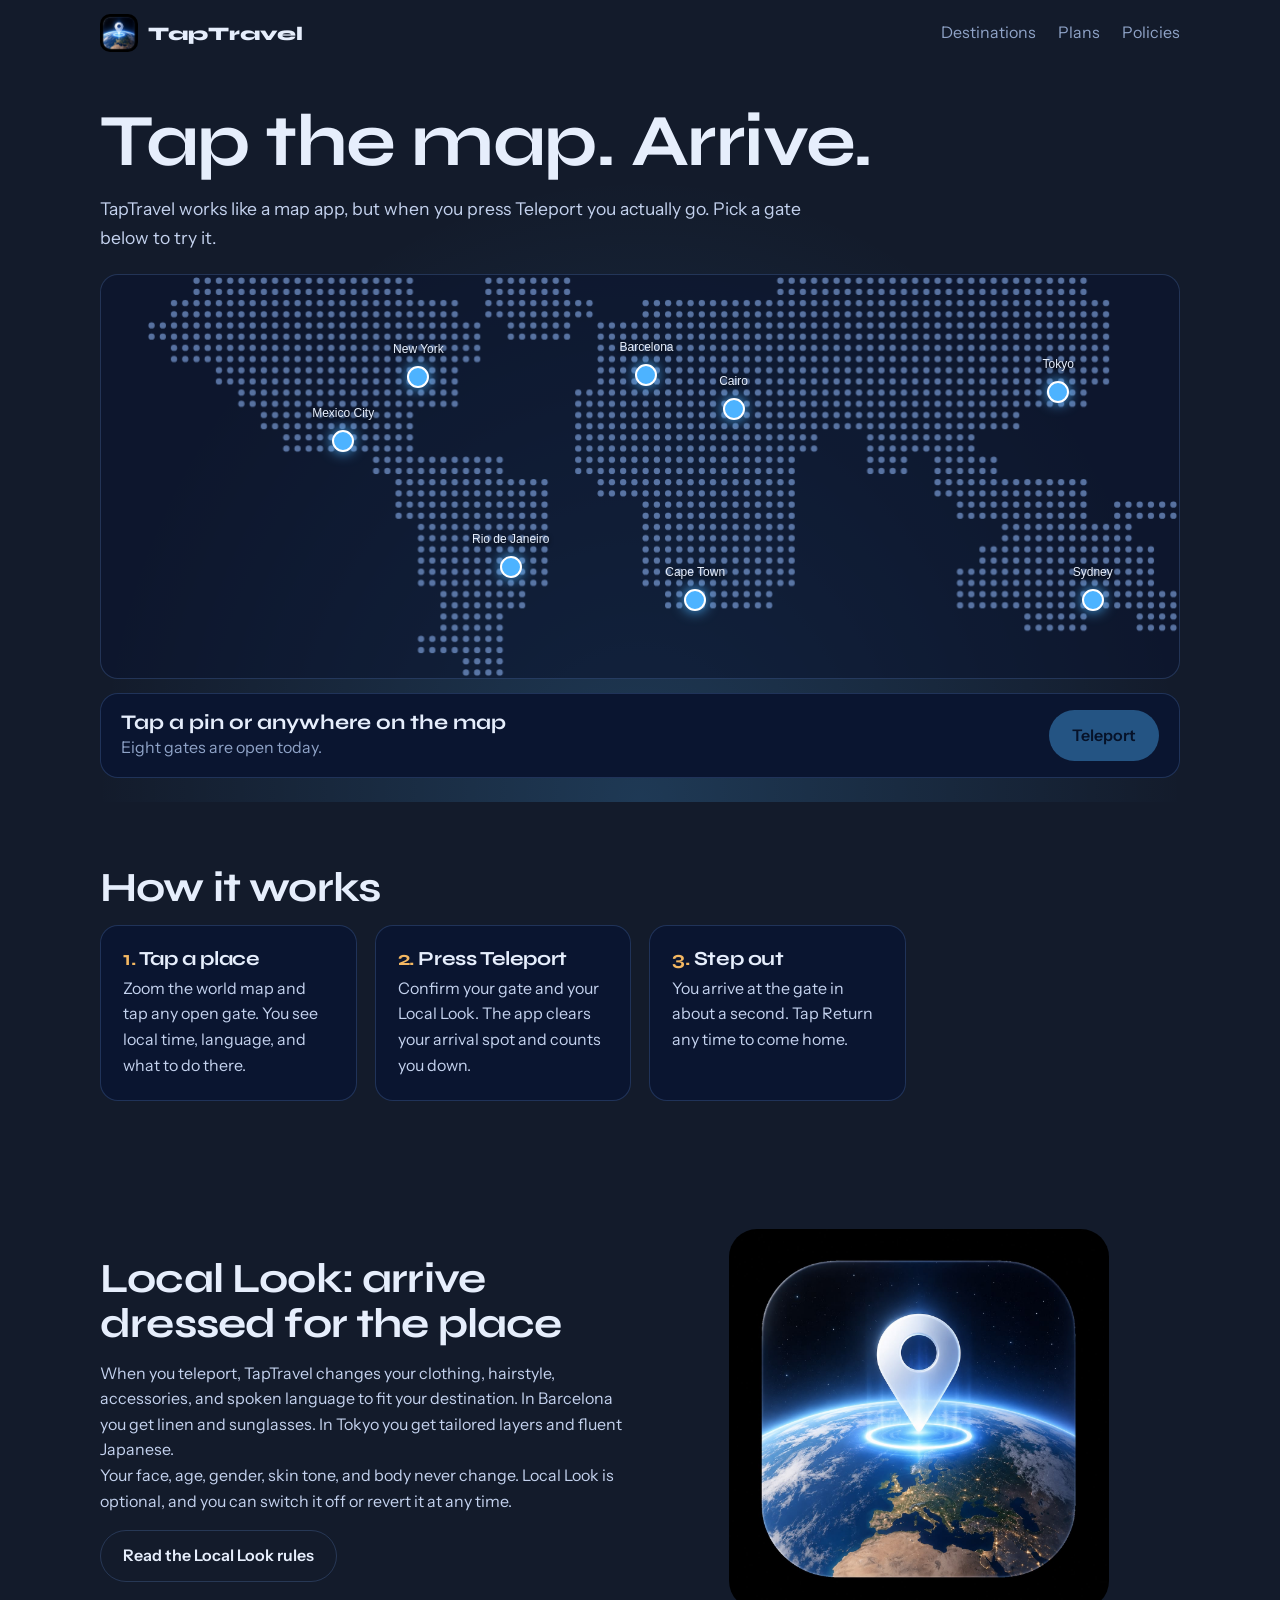
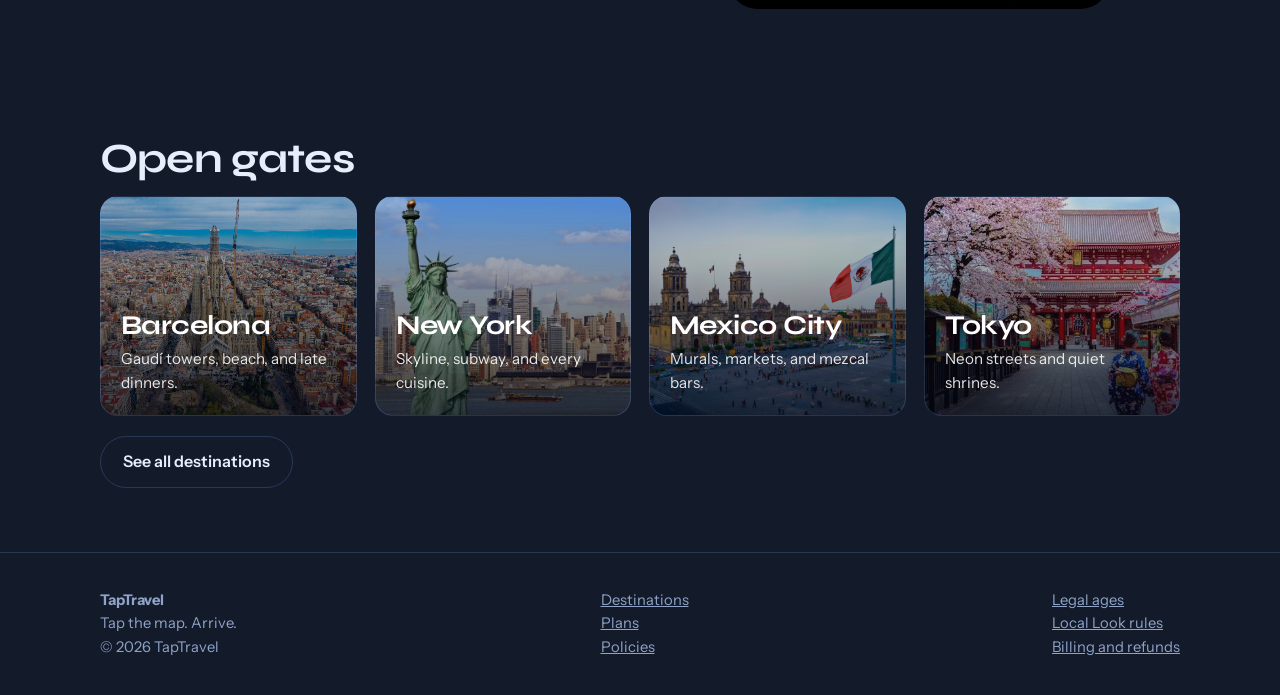
<file: index.html>
<!doctype html><html lang="en"><head><meta charset="utf-8"><meta name="viewport" content="width=device-width,initial-scale=1"><title>TapTravel | Tap the map. Arrive.</title><meta name="description" content="TapTravel teleports you anywhere on Earth. Tap the map, press teleport, step out."><link rel="icon" href="logo.jpeg"><link rel="preconnect" href="https://fonts.googleapis.com"><link rel="preconnect" href="https://fonts.gstatic.com" crossorigin><link href="https://fonts.googleapis.com/css2?family=Instrument+Sans:wght@400;600&family=Syne:wght@700;800&display=swap" rel="stylesheet"><link rel="stylesheet" href="style.css"></head><body>
<main>
<section class="hero"><div class="wrap">
<h1>Tap the map. Arrive.</h1>
<p class="lead">TapTravel works like a map app, but when you press Teleport you actually go. Pick a gate below to try it.</p>
<div class="map" id="map" role="group" aria-label="World map. Tap a pin to choose a destination."><canvas aria-hidden="true"></canvas></div>
<div class="panel"><div><strong id="pname">Tap a pin or anywhere on the map</strong><span id="pinfo">Eight gates are open today.</span></div><button class="btn" id="go" disabled>Teleport</button></div>
</div></section>
<section><div class="wrap"><h2>How it works</h2><div class="grid steps">
<div class="card"><h3>Tap a place</h3><p>Zoom the world map and tap any open gate. You see local time, language, and what to do there.</p></div>
<div class="card"><h3>Press Teleport</h3><p>Confirm your gate and your Local Look. The app clears your arrival spot and counts you down.</p></div>
<div class="card"><h3>Step out</h3><p>You arrive at the gate in about a second. Tap Return any time to come home.</p></div></div></div></section>
<section><div class="wrap split"><div><h2>Local Look: arrive dressed for the place</h2>
<p>When you teleport, TapTravel changes your clothing, hairstyle, accessories, and spoken language to fit your destination. In Barcelona you get linen and sunglasses. In Tokyo you get tailored layers and fluent Japanese.</p>
<p>Your face, age, gender, skin tone, and body never change. Local Look is optional, and you can switch it off or revert it at any time.</p>
<p style="margin-top:16px"><a class="btn ghost" href="policies.html#look">Read the Local Look rules</a></p></div>
<img src="logo.jpeg" alt="TapTravel logo: a glowing map pin above Earth"></div></section>
<section><div class="wrap"><h2>Open gates</h2><div class="grid" id="featured"></div><p style="margin-top:20px"><a class="btn ghost" href="destinations.html">See all destinations</a></p></div></section>
<section data-bf><div class="wrap"><div class="bfbox"><h2>Black Friday: 40% off annual plans</h2><p>Premium, Family, and Explorer are discounted for your first year. Use code TAPFRIDAY.</p><div class="count" aria-label="Time left"></div><a class="btn city" href="plans.html#black-friday">See Black Friday offers</a></div></div></section>
</main>
<div class="warp" id="warp" aria-live="polite"><i></i><p id="wtxt"></p></div>
<script src="data.js"></script><script src="main.js"></script></body></html>
</file>
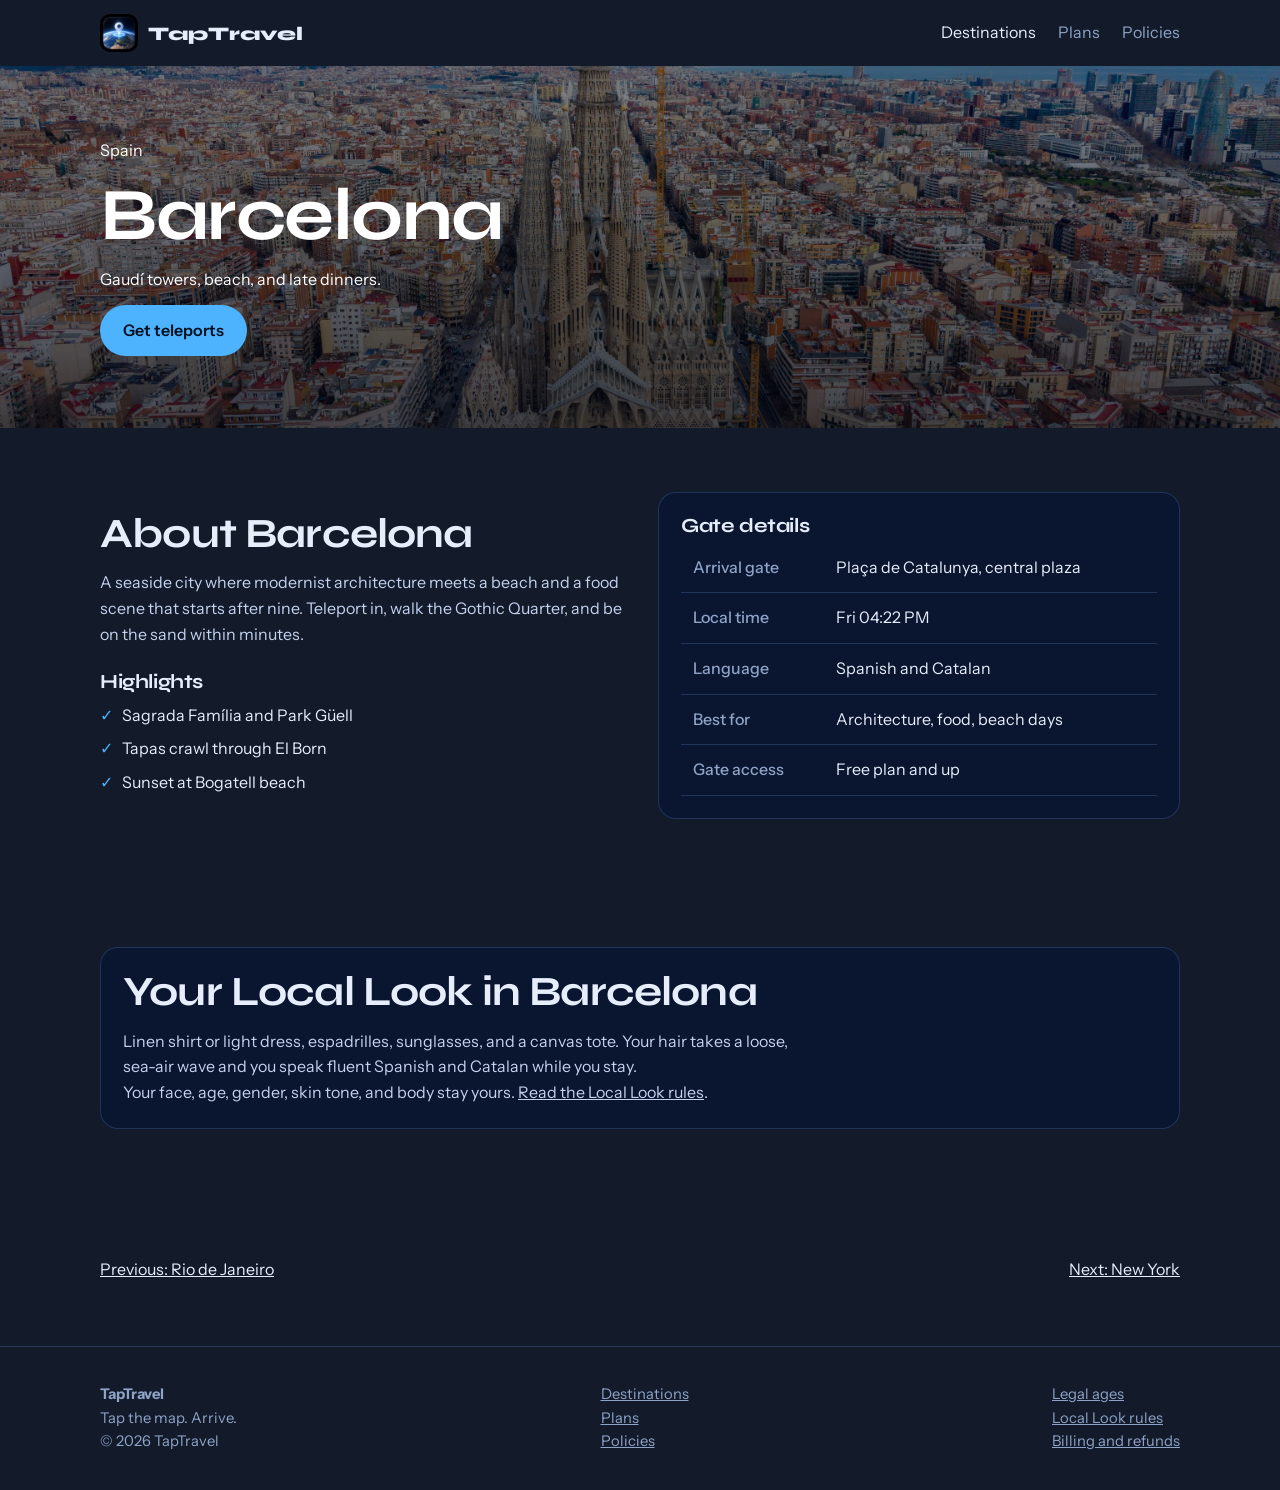
<file: destination.html>
<!doctype html><html lang="en"><head><meta charset="utf-8"><meta name="viewport" content="width=device-width,initial-scale=1"><title>Destination | TapTravel</title><meta name="description" content="Destination details for TapTravel."><link rel="icon" href="logo.jpeg"><link rel="preconnect" href="https://fonts.googleapis.com"><link rel="preconnect" href="https://fonts.gstatic.com" crossorigin><link href="https://fonts.googleapis.com/css2?family=Instrument+Sans:wght@400;600&family=Syne:wght@700;800&display=swap" rel="stylesheet"><link rel="stylesheet" href="style.css"></head><body>
<main id="dest"></main>
<script src="data.js"></script><script src="main.js"></script></body></html>
</file>
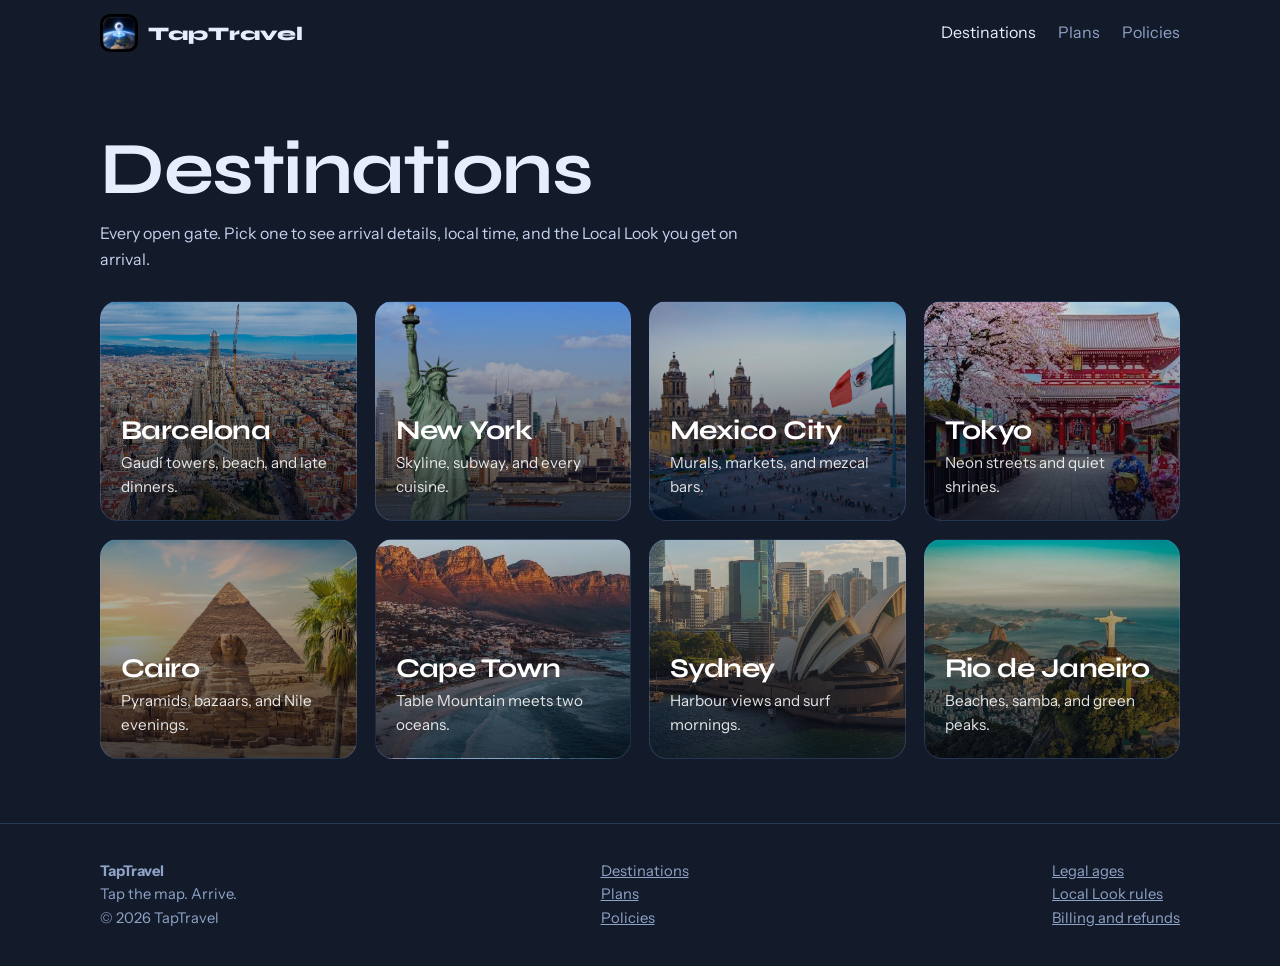
<file: destinations.html>
<!doctype html><html lang="en"><head><meta charset="utf-8"><meta name="viewport" content="width=device-width,initial-scale=1"><title>Destinations | TapTravel</title><meta name="description" content="Every TapTravel gate, with arrival details and Local Look."><link rel="icon" href="logo.jpeg"><link rel="preconnect" href="https://fonts.googleapis.com"><link rel="preconnect" href="https://fonts.gstatic.com" crossorigin><link href="https://fonts.googleapis.com/css2?family=Instrument+Sans:wght@400;600&family=Syne:wght@700;800&display=swap" rel="stylesheet"><link rel="stylesheet" href="style.css"></head><body>
<main><section><div class="wrap"><h1>Destinations</h1><p style="margin:12px 0 28px">Every open gate. Pick one to see arrival details, local time, and the Local Look you get on arrival.</p><div class="grid" id="grid"></div></div></section></main>
<script src="data.js"></script><script src="main.js"></script></body></html>
</file>
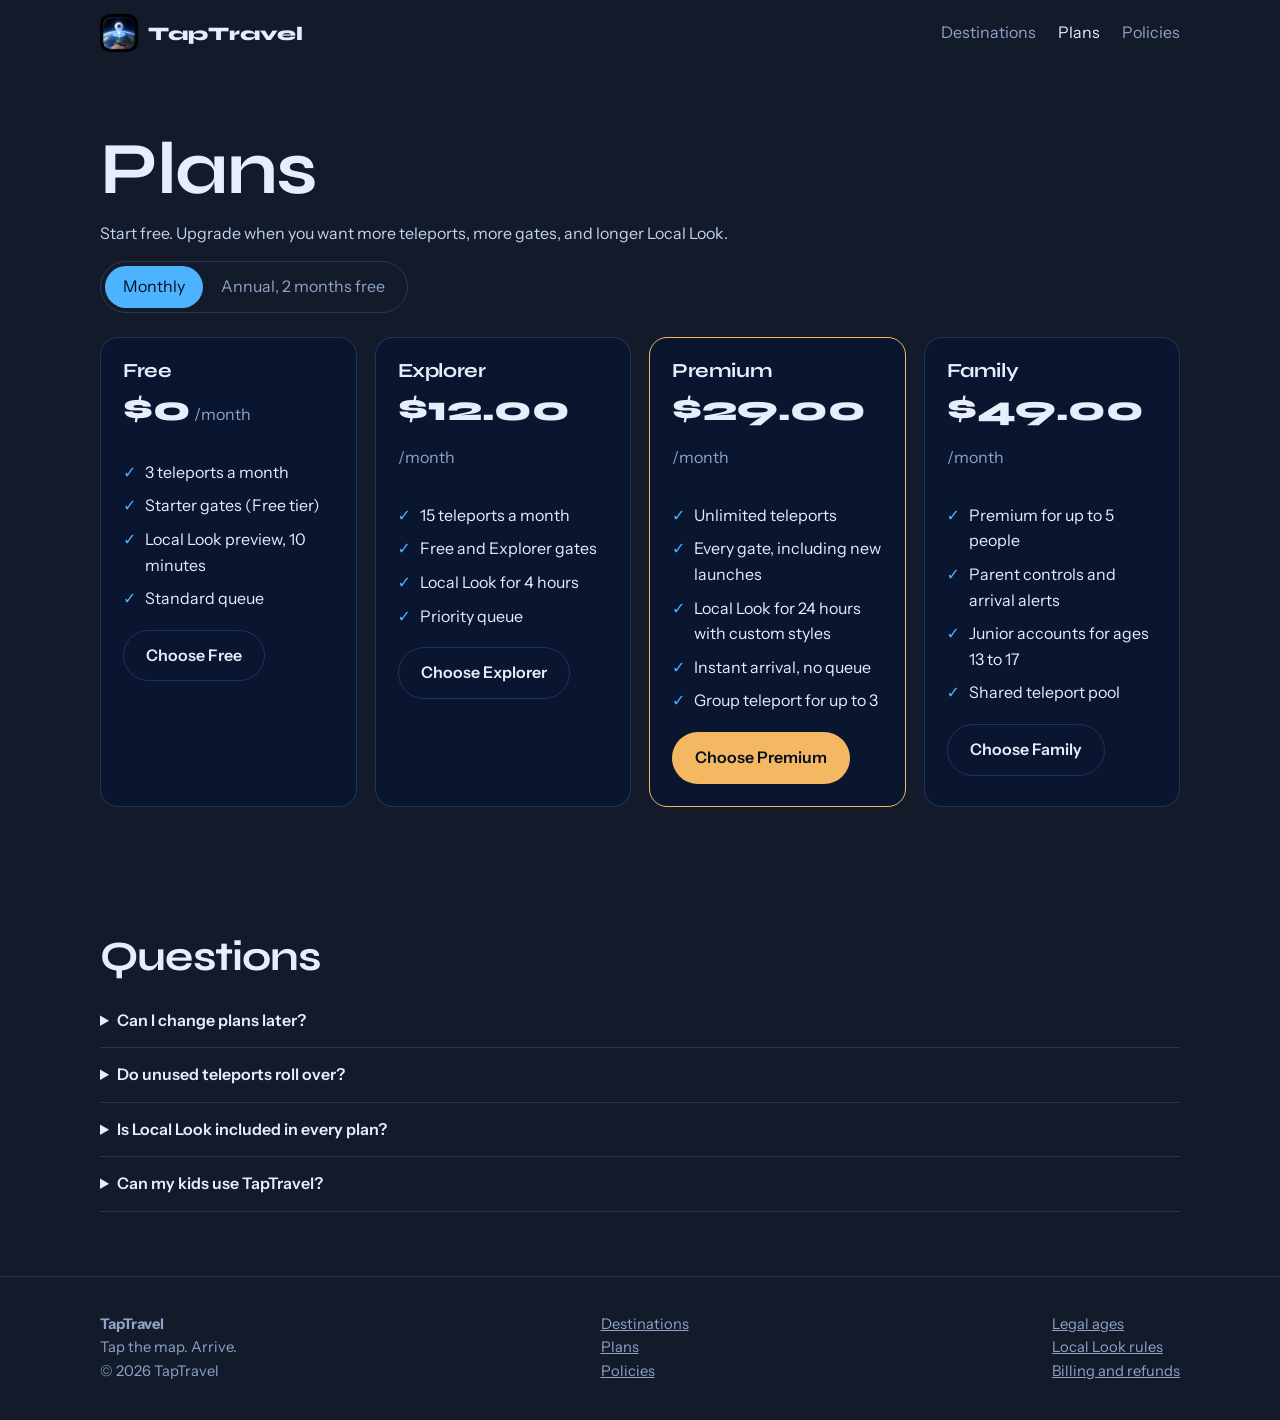
<file: plans.html>
<!doctype html><html lang="en"><head><meta charset="utf-8"><meta name="viewport" content="width=device-width,initial-scale=1"><title>Plans | TapTravel</title><meta name="description" content="TapTravel Free, Explorer, Premium, and Family plans, plus Black Friday offers."><link rel="icon" href="logo.jpeg"><link rel="preconnect" href="https://fonts.googleapis.com"><link rel="preconnect" href="https://fonts.gstatic.com" crossorigin><link href="https://fonts.googleapis.com/css2?family=Instrument+Sans:wght@400;600&family=Syne:wght@700;800&display=swap" rel="stylesheet"><link rel="stylesheet" href="style.css"></head><body>
<main>
<section><div class="wrap"><h1>Plans</h1><p style="margin-top:12px">Start free. Upgrade when you want more teleports, more gates, and longer Local Look.</p>
<div class="toggle" role="group" aria-label="Billing period"><button data-y="0" aria-pressed="true">Monthly</button><button data-y="1" aria-pressed="false">Annual, 2 months free</button></div>
<div class="grid" id="plans"></div></div></section>
<section id="black-friday" data-bf><div class="wrap"><div class="bfbox"><h2>Black Friday offers</h2><p>Ends Monday, Nov 30 at 11:59 pm. Annual plans only. Use code TAPFRIDAY at checkout.</p><div class="count" aria-label="Time left"></div>
<div class="grid" style="margin-top:20px">
<div class="card"><h3>40% off annual plans</h3><p>Explorer, Premium, and Family, for your first year.</p></div>
<div class="card"><h3>5 bonus teleports</h3><p>Free accounts get 5 extra teleports during Black Friday week.</p></div>
<div class="card"><h3>Gift a teleport pass</h3><p>Gift cards carry 20% extra value until Nov 30.</p></div>
<div class="card"><h3>Bring a friend</h3><p>You both get 3 bonus teleports when they join and teleport once.</p></div></div></div></div></section>
<section><div class="wrap"><h2>Questions</h2>
<details><summary>Can I change plans later?</summary><p>Yes. Upgrades apply right away. Downgrades apply at the end of your billing period.</p></details>
<details><summary>Do unused teleports roll over?</summary><p>No. Monthly teleports reset on your billing date.</p></details>
<details><summary>Is Local Look included in every plan?</summary><p>Yes, with different durations. Free includes a 10 minute preview.</p></details>
<details><summary>Can my kids use TapTravel?</summary><p>Ages 13 to 17 can use it through a Junior account on the Family plan. <a href="policies.html#ages">See legal ages</a>.</p></details></div></section>
</main>
<script src="data.js"></script><script src="main.js"></script></body></html>
</file>
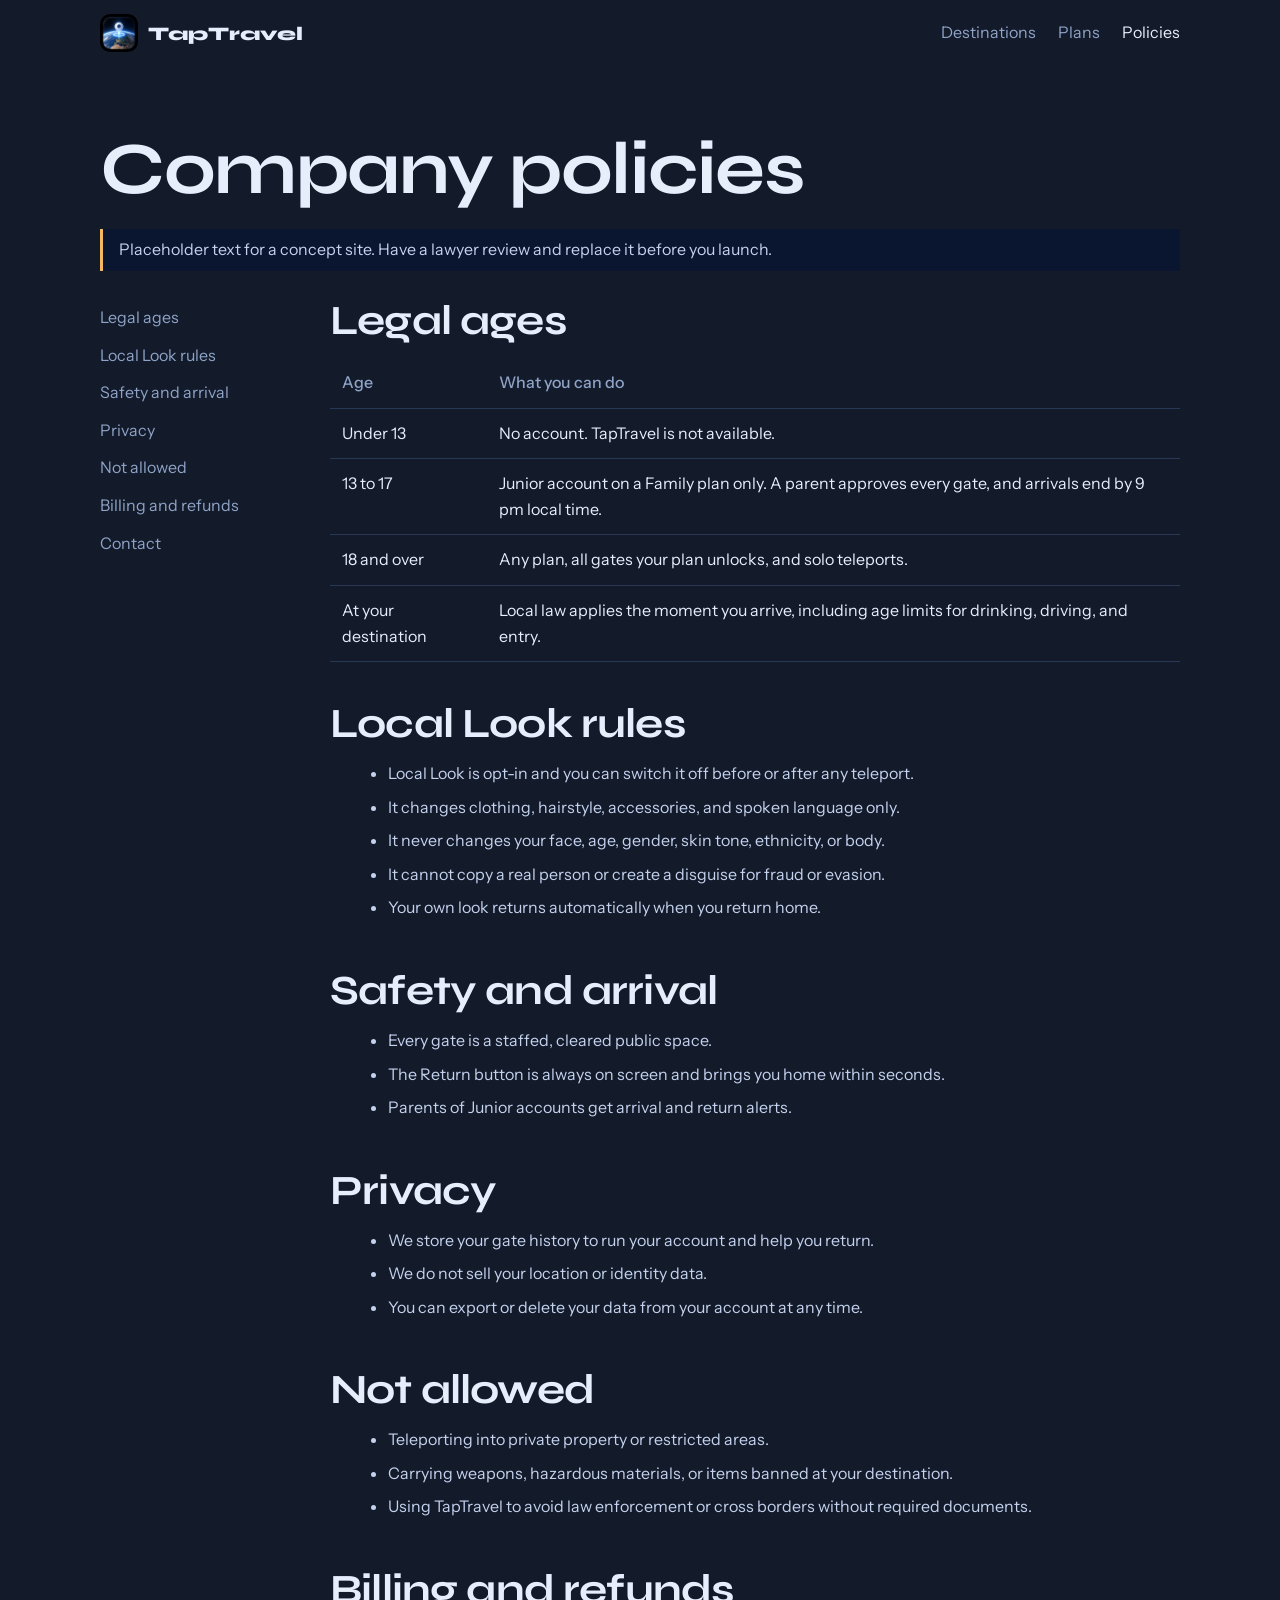
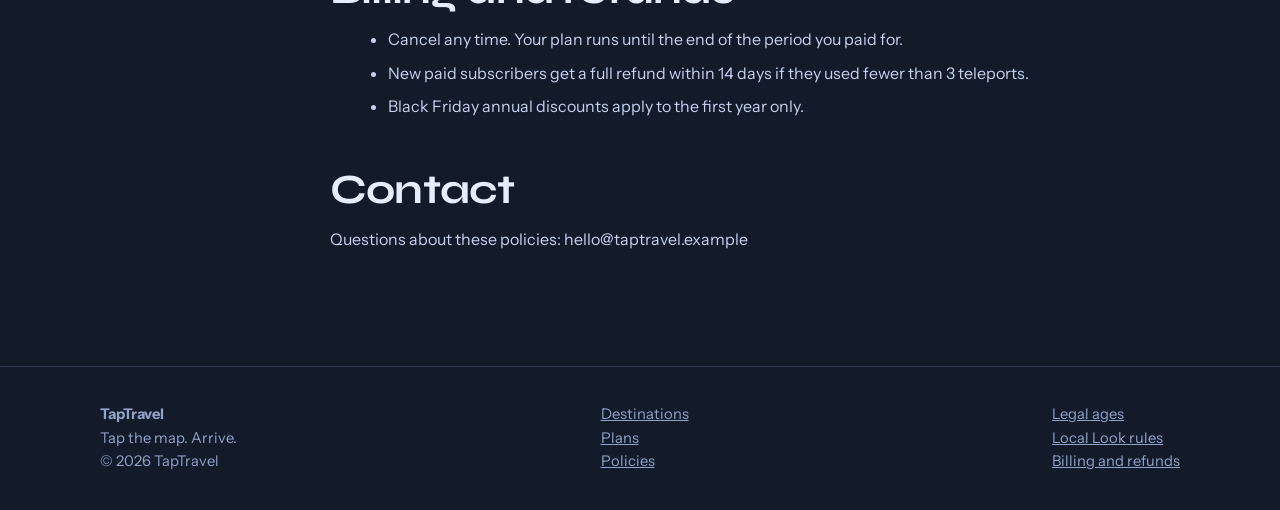
<file: policies.html>
<!doctype html><html lang="en"><head><meta charset="utf-8"><meta name="viewport" content="width=device-width,initial-scale=1"><title>Policies | TapTravel</title><meta name="description" content="TapTravel company policies, legal ages, Local Look rules, privacy, and refunds."><link rel="icon" href="logo.jpeg"><link rel="preconnect" href="https://fonts.googleapis.com"><link rel="preconnect" href="https://fonts.gstatic.com" crossorigin><link href="https://fonts.googleapis.com/css2?family=Instrument+Sans:wght@400;600&family=Syne:wght@700;800&display=swap" rel="stylesheet"><link rel="stylesheet" href="style.css"></head><body>
<main><section><div class="wrap"><h1>Company policies</h1>
<p class="note" style="margin-top:20px;max-width:none">Placeholder text for a concept site. Have a lawyer review and replace it before you launch.</p>
<div class="doc"><aside><a href="#ages">Legal ages</a><a href="#look">Local Look rules</a><a href="#safety">Safety and arrival</a><a href="#privacy">Privacy</a><a href="#prohibited">Not allowed</a><a href="#refunds">Billing and refunds</a><a href="#contact">Contact</a></aside>
<article>
<section id="ages"><h2>Legal ages</h2><div class="tw"><table><tr><th>Age</th><th>What you can do</th></tr>
<tr><td>Under 13</td><td>No account. TapTravel is not available.</td></tr>
<tr><td>13 to 17</td><td>Junior account on a Family plan only. A parent approves every gate, and arrivals end by 9 pm local time.</td></tr>
<tr><td>18 and over</td><td>Any plan, all gates your plan unlocks, and solo teleports.</td></tr>
<tr><td>At your destination</td><td>Local law applies the moment you arrive, including age limits for drinking, driving, and entry.</td></tr></table></div></section>
<section id="look"><h2>Local Look rules</h2><ul>
<li>Local Look is opt-in and you can switch it off before or after any teleport.</li>
<li>It changes clothing, hairstyle, accessories, and spoken language only.</li>
<li>It never changes your face, age, gender, skin tone, ethnicity, or body.</li>
<li>It cannot copy a real person or create a disguise for fraud or evasion.</li>
<li>Your own look returns automatically when you return home.</li></ul></section>
<section id="safety"><h2>Safety and arrival</h2><ul><li>Every gate is a staffed, cleared public space.</li><li>The Return button is always on screen and brings you home within seconds.</li><li>Parents of Junior accounts get arrival and return alerts.</li></ul></section>
<section id="privacy"><h2>Privacy</h2><ul><li>We store your gate history to run your account and help you return.</li><li>We do not sell your location or identity data.</li><li>You can export or delete your data from your account at any time.</li></ul></section>
<section id="prohibited"><h2>Not allowed</h2><ul><li>Teleporting into private property or restricted areas.</li><li>Carrying weapons, hazardous materials, or items banned at your destination.</li><li>Using TapTravel to avoid law enforcement or cross borders without required documents.</li></ul></section>
<section id="refunds"><h2>Billing and refunds</h2><ul><li>Cancel any time. Your plan runs until the end of the period you paid for.</li><li>New paid subscribers get a full refund within 14 days if they used fewer than 3 teleports.</li><li>Black Friday annual discounts apply to the first year only.</li></ul></section>
<section id="contact"><h2>Contact</h2><p>Questions about these policies: hello@taptravel.example</p></section>
</article></div></div></section></main>
<script src="data.js"></script><script src="main.js"></script></body></html>
</file>
<file: style.css>
:root{--void:#040814;--deep:#0a1530;--glow:#4db3ff;--city:#f5b862;--mist:#e6eefc;--dim:#8fa3c7;--line:rgba(120,170,255,.2);--r:18px}
*{box-sizing:border-box;margin:0}
html{scroll-behavior:smooth}
body{background:var(--void);color: var(--mist);font:16px/1.6 'Instrument Sans',system-ui,sans-serif; background-color:#131B2B}
h1,h2,h3{font-family:'Syne',system-ui,sans-serif;line-height:1.08;letter-spacing:-.02em}
h1{font-size:clamp(2.4rem,6vw,4.6rem)}h2{font-size:clamp(1.7rem,3.6vw,2.6rem);margin-bottom:14px}h3{font-size:1.25rem;margin-bottom:6px}
a{color:inherit}p{max-width:62ch;color:#c4d2ee}
.wrap{max-width:1120px;margin:0 auto;padding:0 20px}
section{padding:64px 0}
:focus-visible{outline:2px solid var(--city);outline-offset:3px}
.bf{background:linear-gradient(90deg,#3b1d00,#5a3200);color:#ffe2b3;text-align:center;padding:8px 12px;font-size:.92rem}.bf a{font-weight:600}
.nav{display:flex;align-items:center;justify-content:space-between;gap:16px;padding:14px 20px;flex-wrap:wrap}
.brand{display:flex;gap:10px;align-items:center;text-decoration:none;font:800 1.2rem Syne}
.brand img{width:38px;height:38px;border-radius:10px}
.nav nav{display:flex;gap:22px;flex-wrap:wrap}.nav nav a{text-decoration:none;color:var(--dim)}
.nav nav a:hover,.nav nav a[aria-current]{color:var(--mist)}
.btn{display:inline-block;padding:12px 22px;border-radius:999px;background:var(--glow);color:#02101f;text-decoration:none;border:1px solid transparent;cursor:pointer;font:inherit;font-weight:600}
.btn.ghost{background:transparent;color:var(--mist);border-color:var(--line)}.btn.city{background:var(--city)}
.btn:disabled{opacity:.4;cursor:not-allowed}
.hero{padding:36px 0 24px;background:radial-gradient(ellipse at 50% 100%,rgba(77,179,255,.2),transparent 60%)}
.hero p.lead{margin:14px 0 22px;font-size:1.1rem}
.map{position:relative;aspect-ratio:8/3;width:100%;border:1px solid var(--line);border-radius:var(--r);background:rgba(10,21,48,.6);overflow:hidden;cursor:crosshair;touch-action:manipulation}
.map canvas{position:absolute;inset:0;width:100%;height:100%}
.pin{position:absolute;width:22px;height:22px;margin:-11px 0 0 -11px;border-radius:50%;border:2px solid #fff;background:var(--glow);box-shadow:0 0 14px var(--glow);cursor:pointer;padding:0}
.pin[aria-pressed=true]{background:var(--city);box-shadow:0 0 0 6px rgba(245,184,98,.3),0 0 22px var(--city)}
.pin span{position:absolute;left:50%;top:-26px;transform:translateX(-50%);font-size:.75rem;white-space:nowrap;color:var(--mist);pointer-events:none;text-shadow:0 1px 4px #000}
.tap{position:absolute;width:26px;height:26px;margin:-13px 0 0 -13px;border:2px solid var(--glow);border-radius:50%;pointer-events:none;animation:tap .7s ease-out forwards}
@keyframes tap{to{transform:scale(2.4);opacity:0}}
.panel{display:flex;gap:16px;align-items:center;justify-content:space-between;flex-wrap:wrap;margin-top:14px;padding:16px 20px;border:1px solid var(--line);border-radius:var(--r);background:var(--deep)}
.panel strong{font:700 1.3rem Syne;display:block}.panel span{color:var(--dim)}
.warp{position:fixed;inset:0;z-index:50;display:grid;place-items:center;background:var(--void);opacity:0;pointer-events:none;transition:opacity .4s}
.warp.on{opacity:1;pointer-events:auto}
.warp i{position:absolute;width:40px;height:40px;border:3px solid var(--glow);border-radius:50%;box-shadow:0 0 40px var(--glow)}
.warp.on i{animation:ring 1.2s ease-in forwards}@keyframes ring{to{transform:scale(60);opacity:0}}
.warp p{position:relative;font:700 1.6rem Syne;color:#fff}
@media(prefers-reduced-motion:reduce){.warp.on i,.tap{animation:none}}
.grid{display:grid;gap:18px;grid-template-columns:repeat(auto-fill,minmax(250px,1fr))}
.card{border:1px solid var(--line);border-radius:var(--r);padding:22px;background:var(--deep)}
.dcard{display:flex;flex-direction:column;justify-content:flex-end;min-height:220px;border-radius:var(--r);padding:20px;text-decoration:none;background:linear-gradient(160deg,var(--a),var(--b));border:1px solid var(--line)}.dcard.photo{background:linear-gradient(rgba(4,8,20,.15),rgba(4,8,20,.75)),var(--img) center/cover no-repeat}
.dcard h3{font-size:1.7rem;color:#fff}.dcard p{color:#fff;opacity:.88;font-size:.95rem}
.steps{counter-reset:s}.steps .card{counter-increment:s}.steps h3::before{content:counter(s) ". ";color:var(--city)}
.split{display:grid;gap:36px;grid-template-columns:1fr 1fr;align-items:center}
@media(max-width:760px){.split{grid-template-columns:1fr}}
.split img{width:100%;max-width:380px;border-radius:28px;justify-self:center}
.dhero{padding:72px 0;background:linear-gradient(160deg,var(--a),var(--b))}.dhero p,.dhero h1{color:#fff;margin-bottom:12px}.dhero.photo{background:linear-gradient(rgba(4,8,20,.45),rgba(4,8,20,.7)),var(--img) center/cover no-repeat}
.plan.feat{border-color:var(--city)}.plan .btn{margin-top:14px}
.price{font:800 2.2rem Syne}.price small{font:400 1rem 'Instrument Sans';color:var(--dim)}
.old{text-decoration:line-through;color:var(--dim);min-height:1.6em}
ul.tick{list-style:none;padding:0}ul.tick li{padding:4px 0 4px 22px;position:relative}ul.tick li::before{content:"✓";position:absolute;left:0;color:var(--glow)}
.toggle{display:inline-flex;border:1px solid var(--line);border-radius:99px;padding:4px;margin:14px 0 24px}
.toggle button{background:none;border:0;color:var(--dim);padding:8px 18px;border-radius:99px;font:inherit;cursor:pointer}
.toggle button[aria-pressed=true]{background:var(--glow);color:#02101f}
.bfbox{border:1px solid var(--city);border-radius:var(--r);padding:28px;background:linear-gradient(160deg,#2a1700,var(--deep))}
.count{display:flex;gap:12px;margin:16px 0}.count div{min-width:72px;text-align:center;padding:10px;border:1px solid var(--city);border-radius:12px;color:var(--dim);font-size:.8rem}
.count b{display:block;font:800 1.8rem Syne;color:var(--city)}
table{width:100%;border-collapse:collapse}th,td{text-align:left;padding:12px;border-bottom:1px solid var(--line);vertical-align:top}th{color:var(--dim);font-weight:500}.tw{overflow-x:auto}
.doc{display:grid;grid-template-columns:190px 1fr;gap:40px}@media(max-width:760px){.doc{grid-template-columns:1fr}}
.doc aside{position:sticky;top:20px;align-self:start}.doc aside a{display:block;padding:6px 0;color:var(--dim);text-decoration:none}
.doc article section{padding:0 0 40px}.doc li{margin:0 0 8px 18px;color:#c4d2ee}.doc p{margin-bottom:10px}
.note{border-left:3px solid var(--city);padding:8px 16px;background:var(--deep);margin-bottom:28px}
details{border-bottom:1px solid var(--line);padding:14px 0}summary{cursor:pointer;font-weight:600}details p{margin-top:8px}
footer{border-top:1px solid var(--line);padding:36px 0;color:var(--dim);font-size:.92rem}
footer .wrap{display:flex;justify-content:space-between;gap:24px;flex-wrap:wrap}footer a{display:block;color:var(--dim)}
</file>
